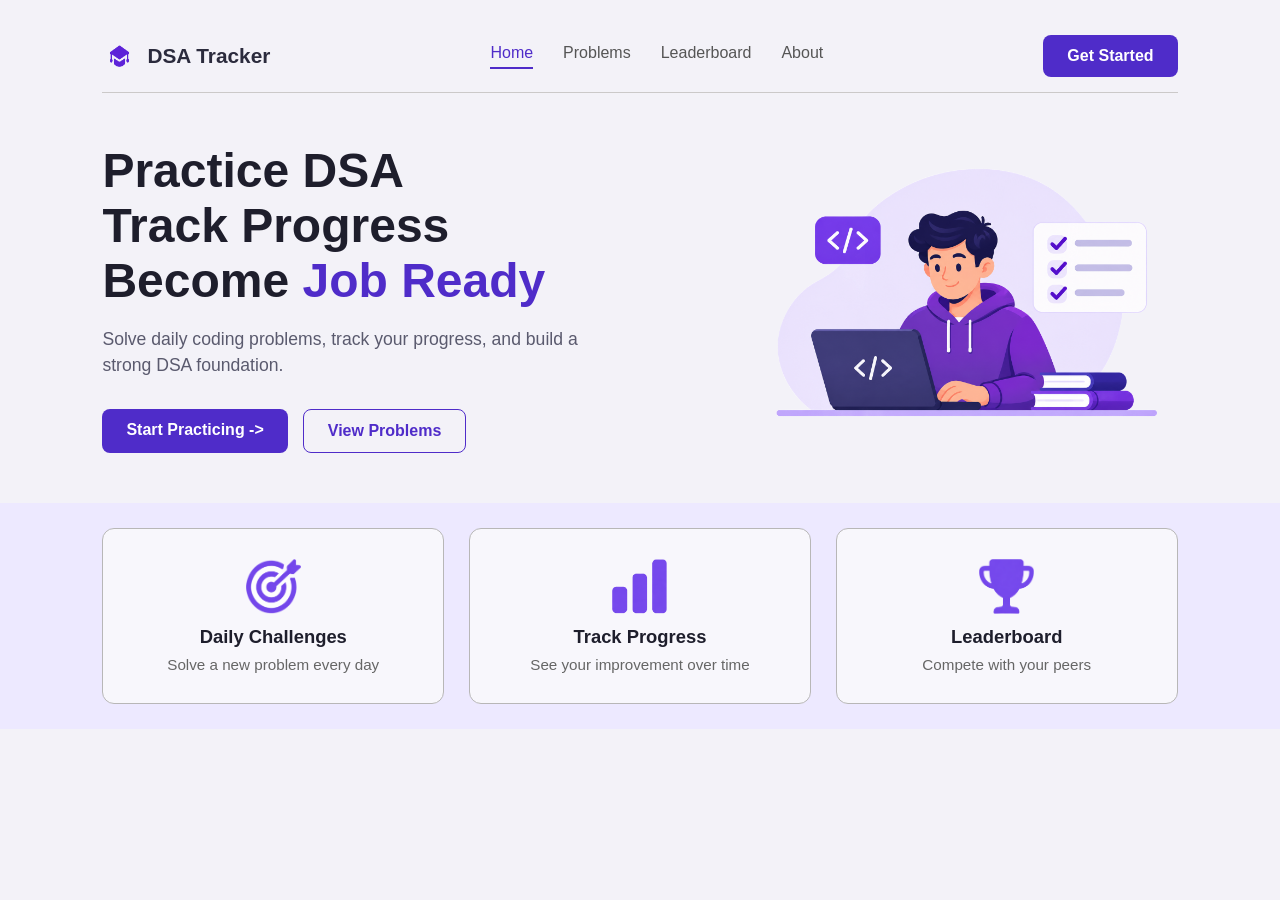
<file: Students Submission/2601158_Harshita_Potdar/Task 1/index.html>
<!DOCTYPE html>
<html lang="en">
<head>
    <meta charset="UTF-8">
    <meta name="viewport" content="width=device-width, initial-scale=1.0">
    <title>DSA Tracker</title>
    <link rel = "stylesheet" href = "style.css"><!--connects external css file-->
</head>
<body>
    <!-- Navbar -->
<div class="navbar"><!--creates top navigation bar-->
    <div class="logo"><!--Logo and website name-->
        <img src="04.png">
        DSA Tracker
    </div>
    <div class="nav-links"><!--groups navigation menu links in centre-->
        <a href="#" class="active">Home</a><!--clickable link for home and class to show current opened page-->
        <a href="#">Problems</a><!--navigation link for problems page-->
        <a href="#">Leaderboard</a><!--navigation link for leaderboard page-->
        <a href="#">About</a><!--navigation link for about page-->
    </div>
    <a href="#" class="button">Get Started</a><!--get started button-->
</div>

<!-- Hero Section -->
<div class="hero"><!--shows main text and illustration-->
    <div class="hero-content"><!-- Main heading, description and buttons -->
        <!--the hero-content groups multiple elements together-->
        <h1>
            Practice DSA<br>
            Track Progress<br>
            Become <span>Job Ready</span><!--Here span is used so css can color job ready purple as it is used to group specific part of text to style-->
        </h1>
        <p>Solve daily coding problems, track your progress, and build a strong DSA foundation.</p>
        <div class="hero-buttons"><!--container holding two buttons side by side-->
            <a href="#" class="button">Start Practicing -></a>
            <a href="#" class="button-outline">View Problems</a>
        </div>
    </div>
    <div class="hero-image"><!-- Developer illustration image-->
        <img src="05.png">
    </div>
</div>

<!-- Cards Section -->
<div class="features">
    <div class="card"><!-- Daily Challenges Card -->
        <div class="icon">
            <img src="03.png">
        </div>
        <h3>Daily Challenges</h3>
        <p>Solve a new problem every day</p>
    </div>

    <div class="card"><!-- Track Progress Card -->
        <div class="icon">
            <img src="02.png">
        </div>
        <h3>Track Progress</h3>
        <p>See your improvement over time</p>
    </div>

    <div class="card"><!-- Leaderboard Card -->
        <div class="icon">
            <img src="01.png">
        </div>
        <h3>Leaderboard</h3>
        <p>Compete with your peers</p>
    </div>
</div>
</body>
</html>
</file>
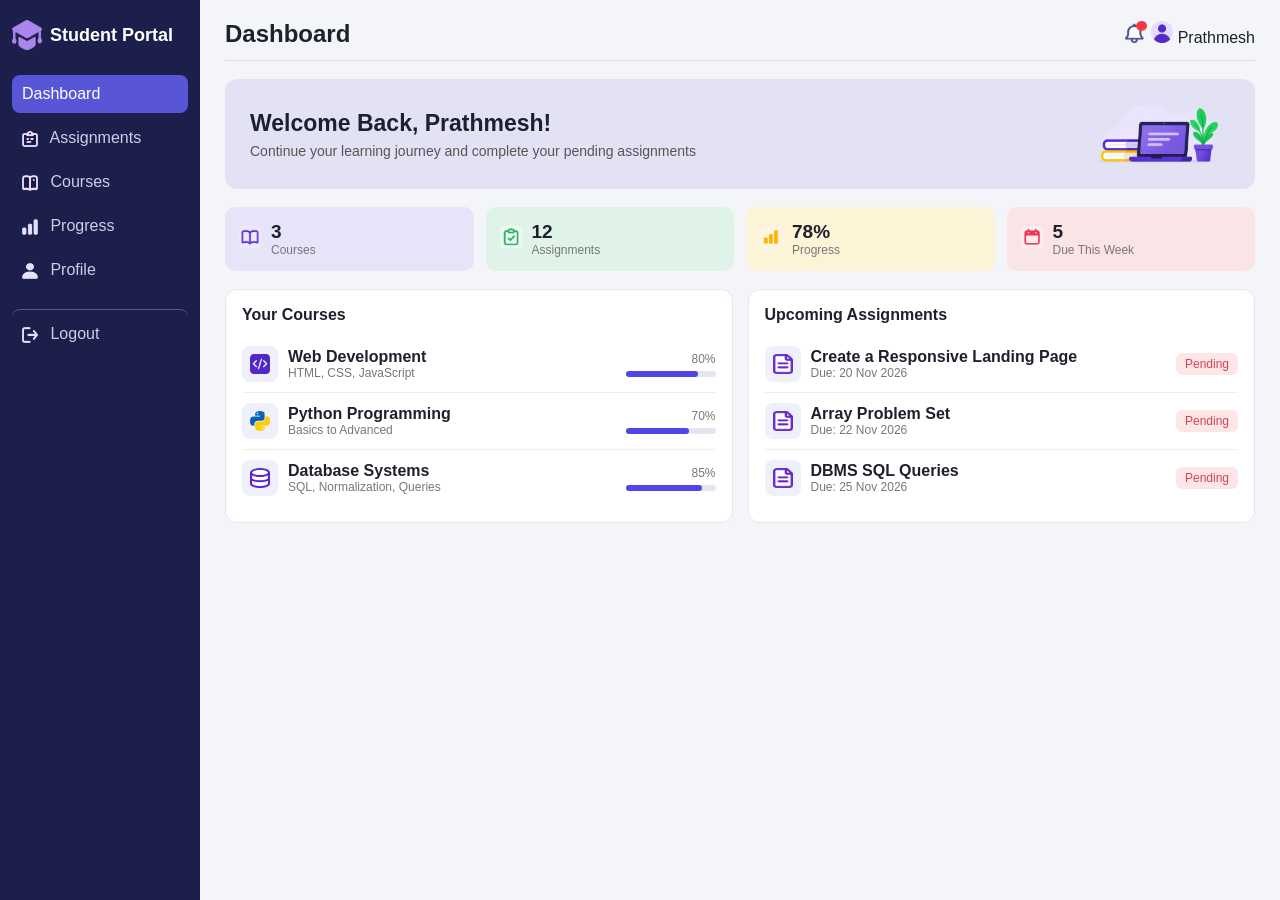
<file: Students Submission/2601158_Harshita_Potdar/Task 2/index.html>
<!DOCTYPE html>
<html lang="en">
<head>
    <meta charset="UTF-8">
    <meta name="viewport" content="width=device-width, initial-scale=1.0">
    <title>Student Portal</title>
    <link rel="stylesheet" href="style.css">
</head>
<body>
<div class="sidebar"> <!-- Sidebar -->
    <div class="logo"><!-- Logo and Website Name -->
        <img src="17.png">
        <h2>Student Portal</h2>
    </div>
    <div><!-- Navigation Links -->
        <a href="#" class="active">Dashboard</a><!--shows current page-->
        <a href="#"><img src="12.png"> Assignments</a><!--navigation link for assignments page-->
        <a href="#"><img src="11.png"> Courses</a><!--navigation link for courses page-->
        <a href="#"><img src="10.png"> Progress</a><!--navigation link for progress page-->
        <a href="#"><img src="09.png"> Profile</a><!--navigation link for profile page-->
        <a href="#" class="logout"><img src="08.png"> Logout</a>
    </div>
</div>

    <main class="main"><!-- Main Content -->
        <header class="topbar"><!-- Top Navigation Bar -->
            <h2>Dashboard</h2>
            <div><!-- User Profile -->
                <img src="16.png">
                <img src="15.png">
                Prathmesh
            </div>
        </header>
        <!-- Welcome Banner -->
        <section class="banner"><!-- it groups related content together and class identifies banner for css styling-->
            <div>
                <h1>Welcome Back, Prathmesh!</h1>
                <p>Continue your learning journey and complete your pending assignments</p>
            </div>
            <img src="18.png">
        </section>
        <!-- Statistics Cards -->
        <section class="stats"><!--Creates a section for all four statistics cards-->
            <div class="stat c1"><!-- Courses Card -->
                <span><img src="04.png"></span><!--span groups the icon-->
                <div>
                    <b>3</b>
                    <small>Courses</small>
                </div>
            </div>
            <div class="stat c2"><!-- Assignments Card -->
                <span><img src="03.png"></span><!--span groups the icon-->
                <div>
                    <b>12</b>
                    <small>Assignments</small>
                </div>
            </div>
            <div class="stat c3"><!-- Progress Card -->
                <span><img src="02.png"></span><!--span groups the icon-->
                <div>
                    <b>78%</b>
                    <small>Progress</small>
                </div>
            </div>
            <div class="stat c4"><!-- Due Assignments Card -->
                <span><img src="01.png"></span><!--span groups the icon-->
                <div>
                    <b>5</b>
                    <small>Due This Week</small>
                </div>
            </div>
        </section>
        <!-- Courses and Assignments Section -->
        <section class="grid"><!--creates section containing two main boxes-->
            <div class="box"><!-- Your Courses -->
                <h3>Your Courses</h3>
                <!--Web Development-->
                <div class="row"><!--Creates a row for the first assignment-->
                    <div class="info"><!--Groups the assignment icon and its details-->
                        <span class="ico"><img src="07.png"></span><!--ico is used to style icon containers-->
                        <div>
                            <b>Web Development</b>
                            <small>HTML, CSS, JavaScript</small>
                        </div>
                    </div>
                <!-- Course Progress -->
                <div class="prog">
                    <small>80%</small>
                    <div class="bar">
                        <i style="width:80%"></i>
                    </div>
                    </div>
                </div>
                <!-- Python Programming -->
                <div class="row">
                    <div class="info">
                        <span class="ico"><img src="06.png"></span><!--ico is used to style icon containers-->
                        <div>
                            <b>Python Programming</b>
                            <small>Basics to Advanced</small>
                        </div>
                    </div>
                <!-- Course Progress -->
                <div class="prog">
                    <small>70%</small>
                        <div class="bar">
                            <i style="width:70%"></i>
                        </div>
                    </div>
                </div>
                <!-- Database Systems -->
                <div class="row">
                    <div class="info">
                        <span class="ico"><img src="05.png"></span><!--ico is used to style icon containers-->
                        <div>
                            <b>Database Systems</b>
                            <small>SQL, Normalization, Queries</small>
                        </div>
                    </div>
                <!-- Course Progress -->
                <div class="prog">
                    <small>85%</small>
                        <div class="bar">
                            <i style="width:85%"></i>
                        </div>
                    </div>
                </div>
            </div>
            <!-- Upcoming Assignments -->
            <div class="box">
                <h3>Upcoming Assignments</h3>
                <!-- First Assignment -->
                <div class="row">
                    <div class="info">
                        <span class="ico"><img src="14.png"></span><!--ico is used to style icon containers-->
                        <div>
                            <b>Create a Responsive Landing Page</b>
                            <small>Due: 20 Nov 2026</small>
                        </div>
                    </div>
                    <span class="badge">Pending</span>
                </div>
                <!-- Second Assignment -->
                <div class="row">
                    <div class="info">
                        <span class="ico"><img src="14.png"></span><!--ico is used to style icon containers-->
                        <div>
                            <b>Array Problem Set</b>
                            <small>Due: 22 Nov 2026</small>
                        </div>
                    </div>
                    <span class="badge">Pending</span>
                </div>
                <!-- Third Assignment -->
                <div class="row">
                    <div class="info">
                        <span class="ico"><img src="14.png"></span>
                        <div>
                            <b>DBMS SQL Queries</b>
                            <small>Due: 25 Nov 2026</small>
                        </div>
                    </div>
                    <span class="badge">Pending</span>
                </div>
            </div>
        </section>
    </main>
</body>
</html>
</file>
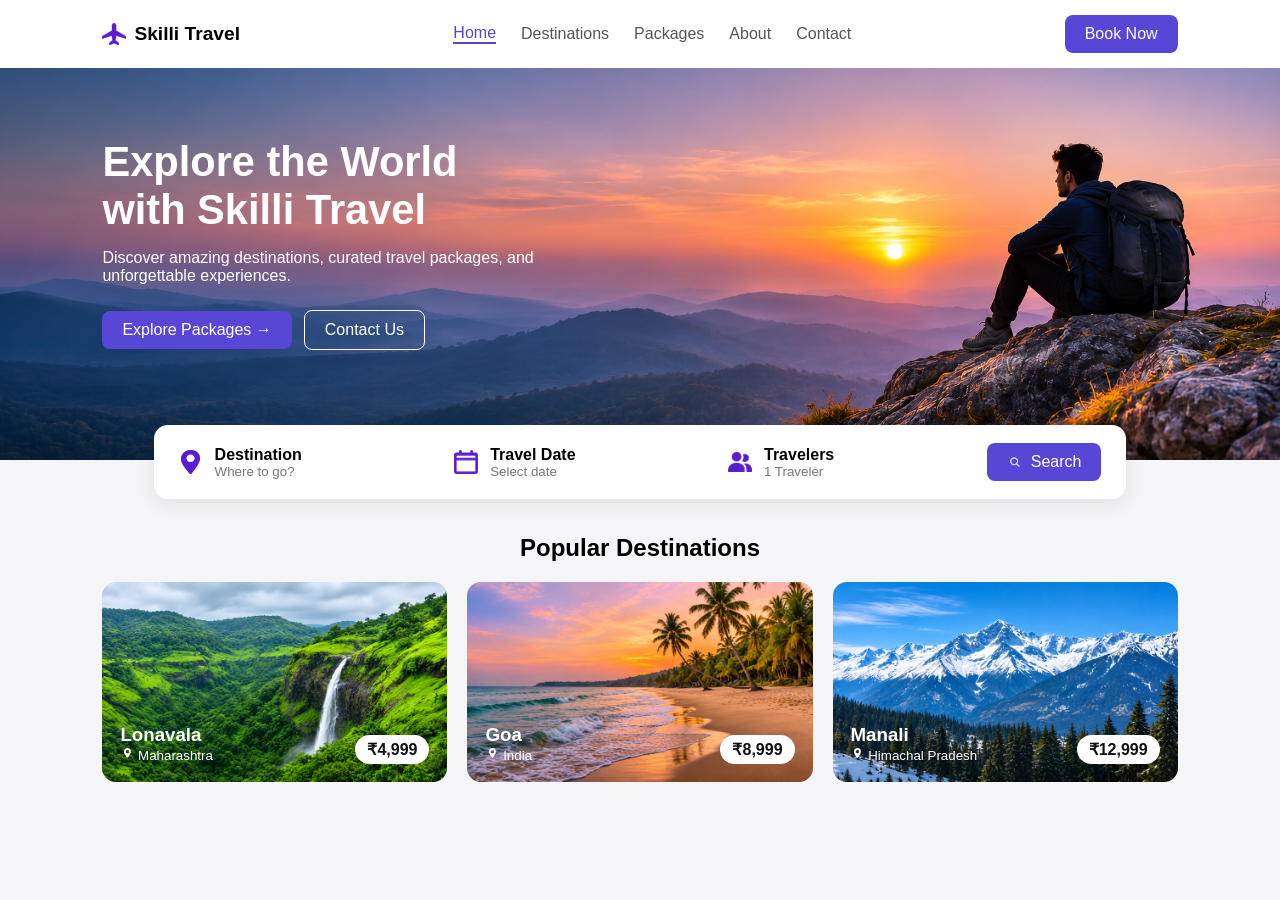
<file: Students Submission/2601158_Harshita_Potdar/Task 3/index.html>
<!DOCTYPE html>
<html lang="en">
<head>
    <meta charset="UTF-8">
    <meta name="viewport" content="width=device-width, initial-scale=1.0">
    <title>Skilli Travel</title>
    <link rel = "stylesheet" href = "style.css"><!--connects external css file-->
</head>
<body>
<!-- Navbar -->
<div class="navbar"><!--creates top navigation bar-->
    <div class="logo"><!--Logo and Website Name-->
        <img src="04.png" alt="">
        Skilli Travel
    </div>
    <div class="links"><!--groups navigation menu links in centre-->
        <a href="#" class="active">Home</a><!--clickable link for home and class to show current opened page-->
        <a href="#">Destinations</a><!--navigation link for destination page-->
        <a href="#">Packages</a><!--navigation link for packages page-->
        <a href="#">About</a><!--navigation link for about page-->
        <a href="#">Contact</a><!--navigation link for contact page-->
    </div>
    <a href="#" class="btn">Book Now</a><!--Book Now Button-->
</div>

<!-- Hero Section -->
<div class="hero"><!--shows main text and illustration-->
    <h1>Explore the World<br>with Skilli Travel</h1>
    <p>Discover amazing destinations, curated travel packages, and unforgettable experiences.</p>
    <div class="hero-btns"><!--container holding two buttons side by side-->
        <a href="#" class="btn">Explore Packages →</a>
        <a href="#" class="btn outline">Contact Us</a>
    </div>
</div>
<!-- Search Box -->
<div class="search-box">
    <div class="field">
        <img src="03.png" alt="">
        <div>
            <b>Destination</b>
            <small>Where to go?</small>
        </div>
    </div>
    <div class="field">
        <img src="02.png" alt="">
        <div>
            <b>Travel Date</b>
            <small>Select date</small>
        </div>
    </div>
    <div class="field">
        <img src="01.png" alt="">
        <div>
            <b>Travelers</b>
            <small>1 Traveler</small>
        </div>
    </div>
    <a href="#" class="btn">
        <img src="05.png" alt="">
        Search
    </a>
</div>

<!-- Popular Destinations -->
<div class="popular">
    <h2>Popular Destinations</h2>
    <div class="cards">
        <div class="card" style="background-image: url('08.png')">
            <div>
                <h3>Lonavala</h3>
                <small><img src="06.png" alt=""> Maharashtra</small>
            </div>
            <span class="price">₹4,999</span>
        </div>
        <div class="card" style="background-image: url('10.png')">
            <div>
                <h3>Goa</h3>
                <small><img src="06.png" alt=""> India</small>
            </div>
            <span class="price">₹8,999</span>
        </div>
        <div class="card" style="background-image: url('09.png')">
            <div>
                <h3>Manali</h3>
                <small><img src="06.png" alt=""> Himachal Pradesh</small>
            </div>
            <span class="price">₹12,999</span>
        </div>

    </div>
</div>
</body>
</html>
</file>
<file: Students Submission/2601158_Harshita_Potdar/Task 1/style.css>
* { /*Applies styles to all HTML elements*/
    margin:0;
    padding:0;
    box-sizing:border-box; /*Padding and border within the element's total width and height*/
    font-family:"Segoe UI", Arial, sans-serif;
}

body {
    background-color:#f3f2f8;
    color:#1e1e2c;
    padding:20px 8%;
}

.navbar { /*Selects the navigation bar using its class name*/
    display:flex;/*Used to place the navbar items in a horizontal row*/
    justify-content:space-between;/*Used to add equal space*/
    align-items:center;
    padding:15px 0;
    border-bottom: 1px solid #cbc9c9;/*Adds a thin light-grey line at the bottom*/
}

.logo {
    display:flex;/*Used to place the logo image and website name in one row*/
    align-items:center;/*Aligns the image and text in the centre*/
    gap:10px;/*Adds space between text and image*/
    font-size:1.3rem;
    font-weight:bold;
    color:#2b2b3d;
}

.logo img {
    width:35px;
    height:35px;
}

.nav-links {
    display:flex;
    gap:30px;
}

.nav-links a {
    text-decoration:none;/*Removes the default underline from links*/
    color:#555;
    padding-bottom:5px;
}

.nav-links a.active {/*Selects the link having both nav-links as its parent class and active as its own class*/
    color:#4f2cc9;
    border-bottom:2px solid #4f2cc9;
}

.button, .button-outline {/*Applies the same styles to both buttons*/
    display:inline-block;
    padding:12px 24px;
    border-radius:8px;
    text-decoration:none;
    font-weight:bold;
}

.button {
    background-color:#4f2cc9;
    color:white;
}

.button-outline {/*Selects the outline of button*/
    border:1px solid #4f2cc9;
    color:#4f2cc9;
}

.hero {
    display:flex;
    align-items:center;
    justify-content:space-between;
    gap:40px;
    margin:50px 0;
}

.hero-content {/*Selects the container holding the heading, paragraph and buttons*/
    max-width:520px;
}

.hero-content h1 {
    font-size:3rem;
    margin-bottom:18px;
}

.hero-content h1 span {
    color:#4f2cc9;
}

.hero-content p {
    color:#5a5a6e;
    font-size:1.1rem;
    line-height:1.5;
    margin-bottom:30px;
}

.hero-buttons {
    display:flex;
    gap:15px;
}

.hero-image img {
    width:420px;
    border-radius:16px;
}

.features {/*Selects the features section containing all three cards*/
    display: grid;/*Arranges the cards in a grid layout*/
    grid-template-columns: repeat(3, 1fr);/*Creates three equal-width columns*/
    gap: 25px;
    background-color: #ede9ff;
    padding: 25px 8vw;
    margin: 0 -8vw;
}

.card {/*Selects each individual feature card*/
    background-color:#f8f7fc;
    padding:30px 20px;
    border-radius:12px;
    border:1px solid #b8b7b7;
    text-align:center;
}

.card .icon {
    margin-bottom:12px;
}

.card .icon img {
    width:55px;
    height:55px;
    display:block;
    margin:auto;
}

.card h3 {
    font-size:1.15rem;
    margin-bottom:8px;
}

.card p {
    color:#666;
    font-size:0.95rem;
}
</file>
<file: Students Submission/2601158_Harshita_Potdar/Task 2/style.css>
* {/*Applies styles to all HTML elements*/
    margin:0;
    padding:0;
    box-sizing:border-box;/*Padding and border within the element's total width and height*/
    font-family:Arial, sans-serif;
}

body {
    display:flex;/*Places the sidebar and main content next to each other*/
    min-height:100vh;
    background-color:#f4f5f9;/*Gives the webpage a light grey background*/
    color:#1e202c;
}

.sidebar {
    width:200px;
    min-height:100vh;
    padding:20px 12px;
    background-color:#1c1f4c;
    color:white;
}

.logo {
    display:flex;/*Used to place the logo image and website name in one row*/
    align-items:center;/*Aligns the image and text in the centre*/
    gap:8px;
    margin-bottom:25px;
}

.logo img {
    width:30px;
    height:30px;
}

.logo h2 {
    font-size:18px;
}

.sidebar a {
    display:block;
    padding:10px;
    margin-bottom:6px;
    color:#cbd0e6;
    text-decoration:none;/*Removes the default underline from links*/
    border-radius:8px;/*Gives rounded corners to links*/
}

.sidebar a.active {
    background-color:#5856d6;
    color:white;
}

.sidebar a.logout {
    border-top:1px solid #555982;
    margin-top:20px;
    padding-top:15px;
}

.sidebar a img {
    width:16px;
    height:16px;
    margin-right:8px;
    vertical-align:middle;/*Aligns the icon vertically with the text*/
}

.main {
    flex:1;
    padding:20px 25px;
}

.topbar {/*Selects the top nav bar*/
    display:flex;
    align-items:center;
    justify-content:space-between;/*Places the Dashboard heading on the left and user profile on the right*/
    padding-bottom:12px;
    margin-bottom:18px;
    border-bottom:1px solid #ddd;
}

.banner {
    display:flex;
    align-items:center;
    justify-content:space-between;/*Places the text on the left and image on the right*/
    padding:20px 25px;
    margin-bottom:18px;
    background-color:#e3e2f5;
    border-radius:12px;/*Makes the banner corners rounded*/
}

.banner h1 {
    font-size:23px;
    margin-bottom:6px;
}

.banner p {
    font-size:14px;
    color:#555;
}

.banner img {
    width:140px;
}

.stats {/*Selects the section containing all four statistics cards*/
    display:grid;
    grid-template-columns:repeat(4, 1fr);/*Creates four equal-width columns*/
    gap:12px;
    margin-bottom:18px;
}

.stat {
    display:flex;
    align-items:center;
    gap:10px;
    padding:14px;
    border-radius:10px;
}

.stat img {
    width:22px;
    height:22px;
}

.stat b {
    display:block;
    font-size:19px;
}

.c1 {/*Courses*/
    background-color:#e6e4f8;
}

.c2 {/*Assignments*/
    background-color:#dff3e8;
}

.c3 {/*Progress*/
    background-color:#fdf3d7;
}

.c4 {/*Due this week*/
    background-color:#fbe4e6;
}

.grid {
    display:grid;
    grid-template-columns:1fr 1fr;
    gap:15px;
}

.box {
    padding:16px;
    background-color:white;
    border:1px solid #e6e8f0;
    border-radius:12px;
}

.box h3 {
    font-size:16px;
    margin-bottom:12px;
}

.row {
    display:flex;
    align-items:center;
    justify-content:space-between;/*Places the information on the left and progress or status on the right*/
    padding:10px 0;
    border-bottom:1px solid #eee;
}

.row:last-child {
    border-bottom:none;
}

.info {
    display:flex;
    align-items:center;
    gap:10px;
}

.ico {
    padding:8px;
    background-color:#eef0fa;
    border-radius:8px;
}

.ico img {
    width:20px;
    height:20px;
    display:block;
}

.prog {
    width:90px;
    text-align:right;
}

.bar {
    height:6px;
    margin-top:5px;
    background-color:#e4e6ef;
    border-radius:5px;
}

.bar i {
    display:block;
    height:100%;
    background-color:#4f46e5;
    border-radius:5px;
}

small {
    display:block;
    color:#777;
    font-size:12px;
}

.badge {
    padding:4px 9px;
    background-color:#fde6e8;
    color:#d64550;
    border-radius:6px;
    font-size:12px;
}

.topbar img {
    width:22px;
    height:22px;
}
</file>
<file: Students Submission/2601158_Harshita_Potdar/Task 3/style.css>
* {/*Selects all html elements*/
    margin: 0;
    padding: 0;
    box-sizing: border-box;/*includes padding and border within the element's width and height*/
    font-family: Arial, sans-serif;
}

body {
    background-color: #f5f5f8;
}

img, svg {
    width: 24px;
    height: 24px;
    object-fit: contain;
}

.navbar, .logo, .links, .hero-btns, .search-box, .field, .card {/*Selects multiple elements together*/
    display: flex;
    align-items: center;
}

.navbar, .search-box, .card {
    justify-content: space-between;/*Places the first and last elements at opposite ends and distributes the remaining space between them*/
}

.navbar {
    background-color: white;
    padding: 15px 8%;
}

.logo {
    gap: 8px;
    font-weight: bold;
    font-size: 1.2rem;
}

.links {
    gap: 25px;
}

.links a {
    text-decoration: none;
    color: #555;
}

.links a.active {
    color: #5846d6;
    border-bottom: 2px solid #5846d6;
}

.btn {
    display: inline-flex;
    align-items: center;
    gap: 8px;
    background-color: #5846d6;
    color: white;
    padding: 10px 20px;
    border-radius: 8px;
    text-decoration: none;
}

.btn img, .btn svg {
    width: 16px;
    height: 16px;
}

.btn.outline {
    background-color: transparent;
    border: 1.5px solid white;
}

.hero {
    background: url('07.png') center/cover #3b3556;
    color: white;
    padding: 70px 8% 110px;
}

.hero h1 {
    font-size: 2.6rem;
}

.hero p {
    max-width: 460px;
    margin: 15px 0 25px;
}

.hero-btns, .field {
    gap: 12px;
}

.search-box {
    background-color: white;
    margin: -35px 12% 35px;
    padding: 18px 25px;
    border-radius: 14px;
    box-shadow: 0 6px 20px rgba(0, 0, 0, 0.08);
}

.field small {
    display: block;
    color: #777;
}

.popular {
    padding: 0 8% 40px;
}

.popular h2 {
    text-align: center;
    margin-bottom: 20px;
}

.cards {
    display: grid;
    grid-template-columns: repeat(3, 1fr);/*creates 3 equal-width columns*/
    gap: 20px;
}

.card {
    height: 200px;
    padding: 18px;
    border-radius: 14px;
    color: white;
    align-items: flex-end;
    background: #444 center/cover;
}

.card img, .card svg {
    width: 14px;
    height: 14px;
}

.price {
    background-color: white;
    color: #111;
    padding: 5px 12px;
    border-radius: 20px;
    font-weight: bold;
}
</file>
